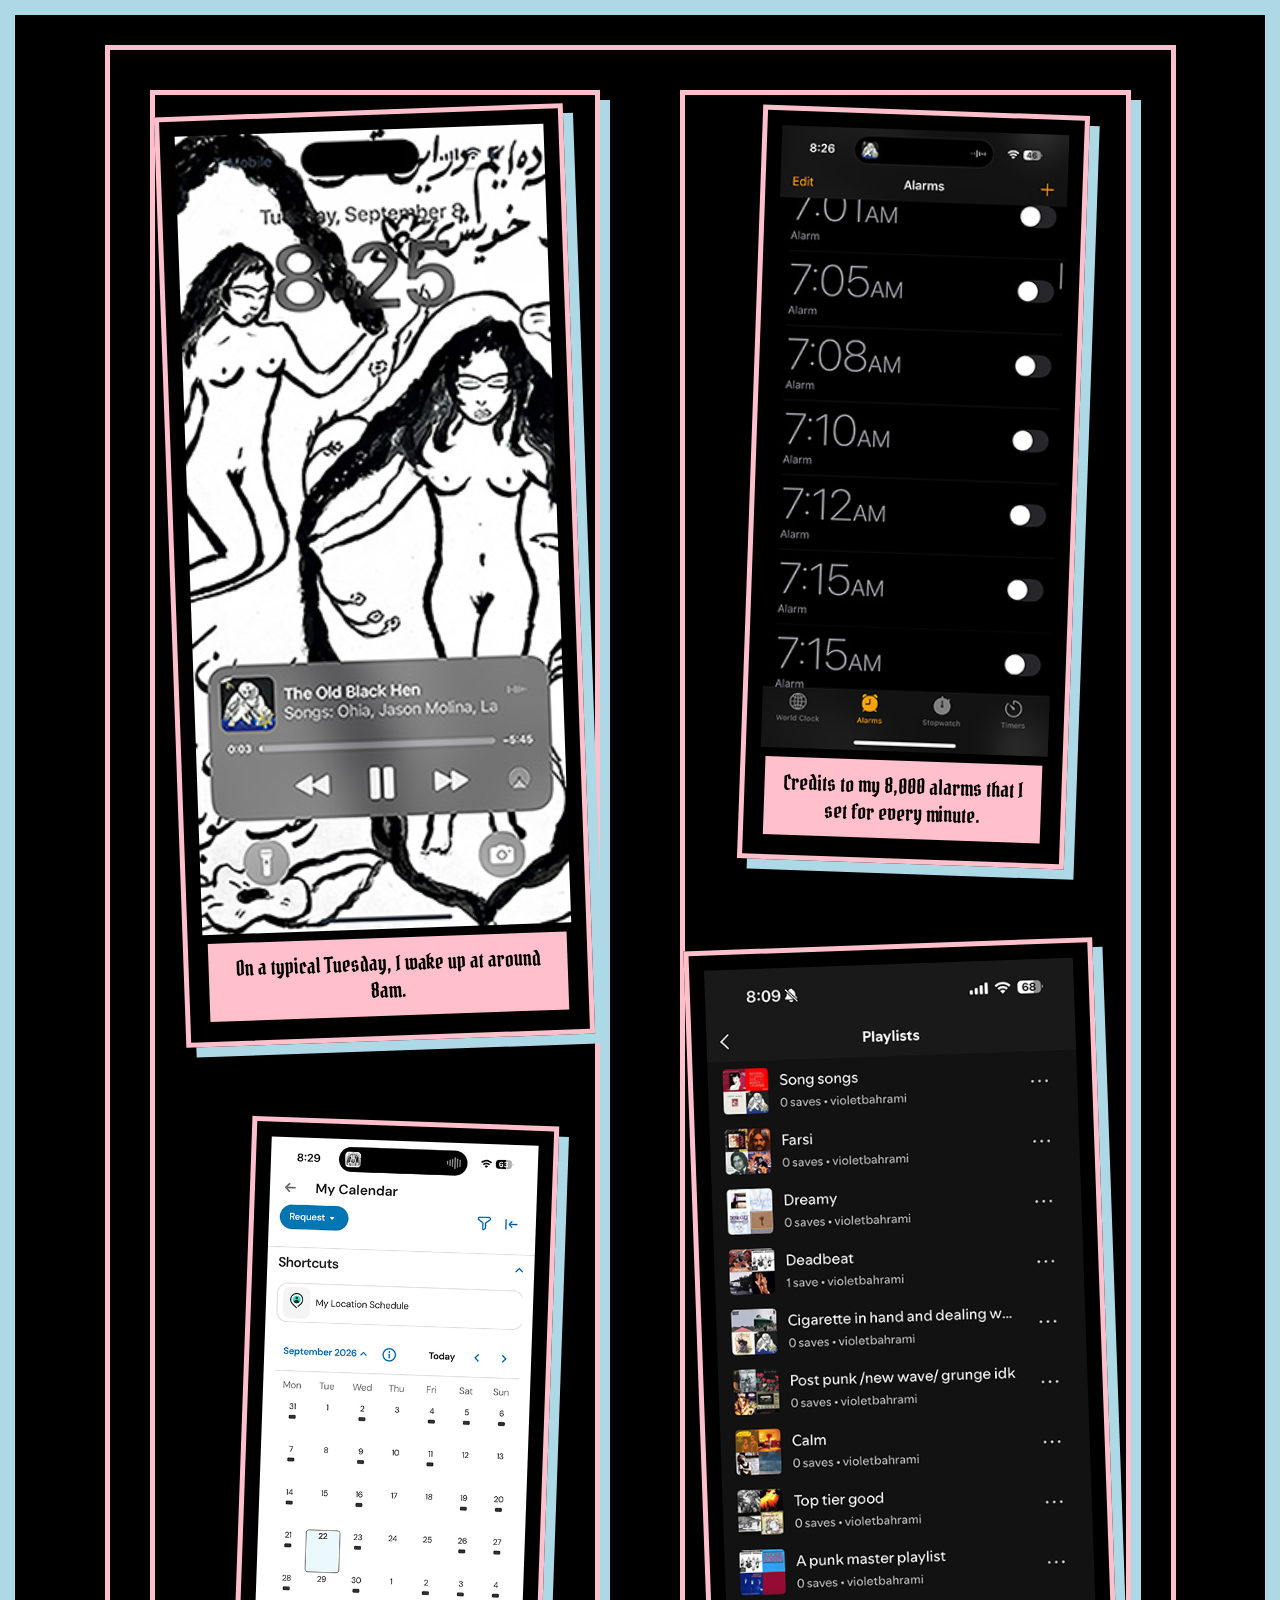
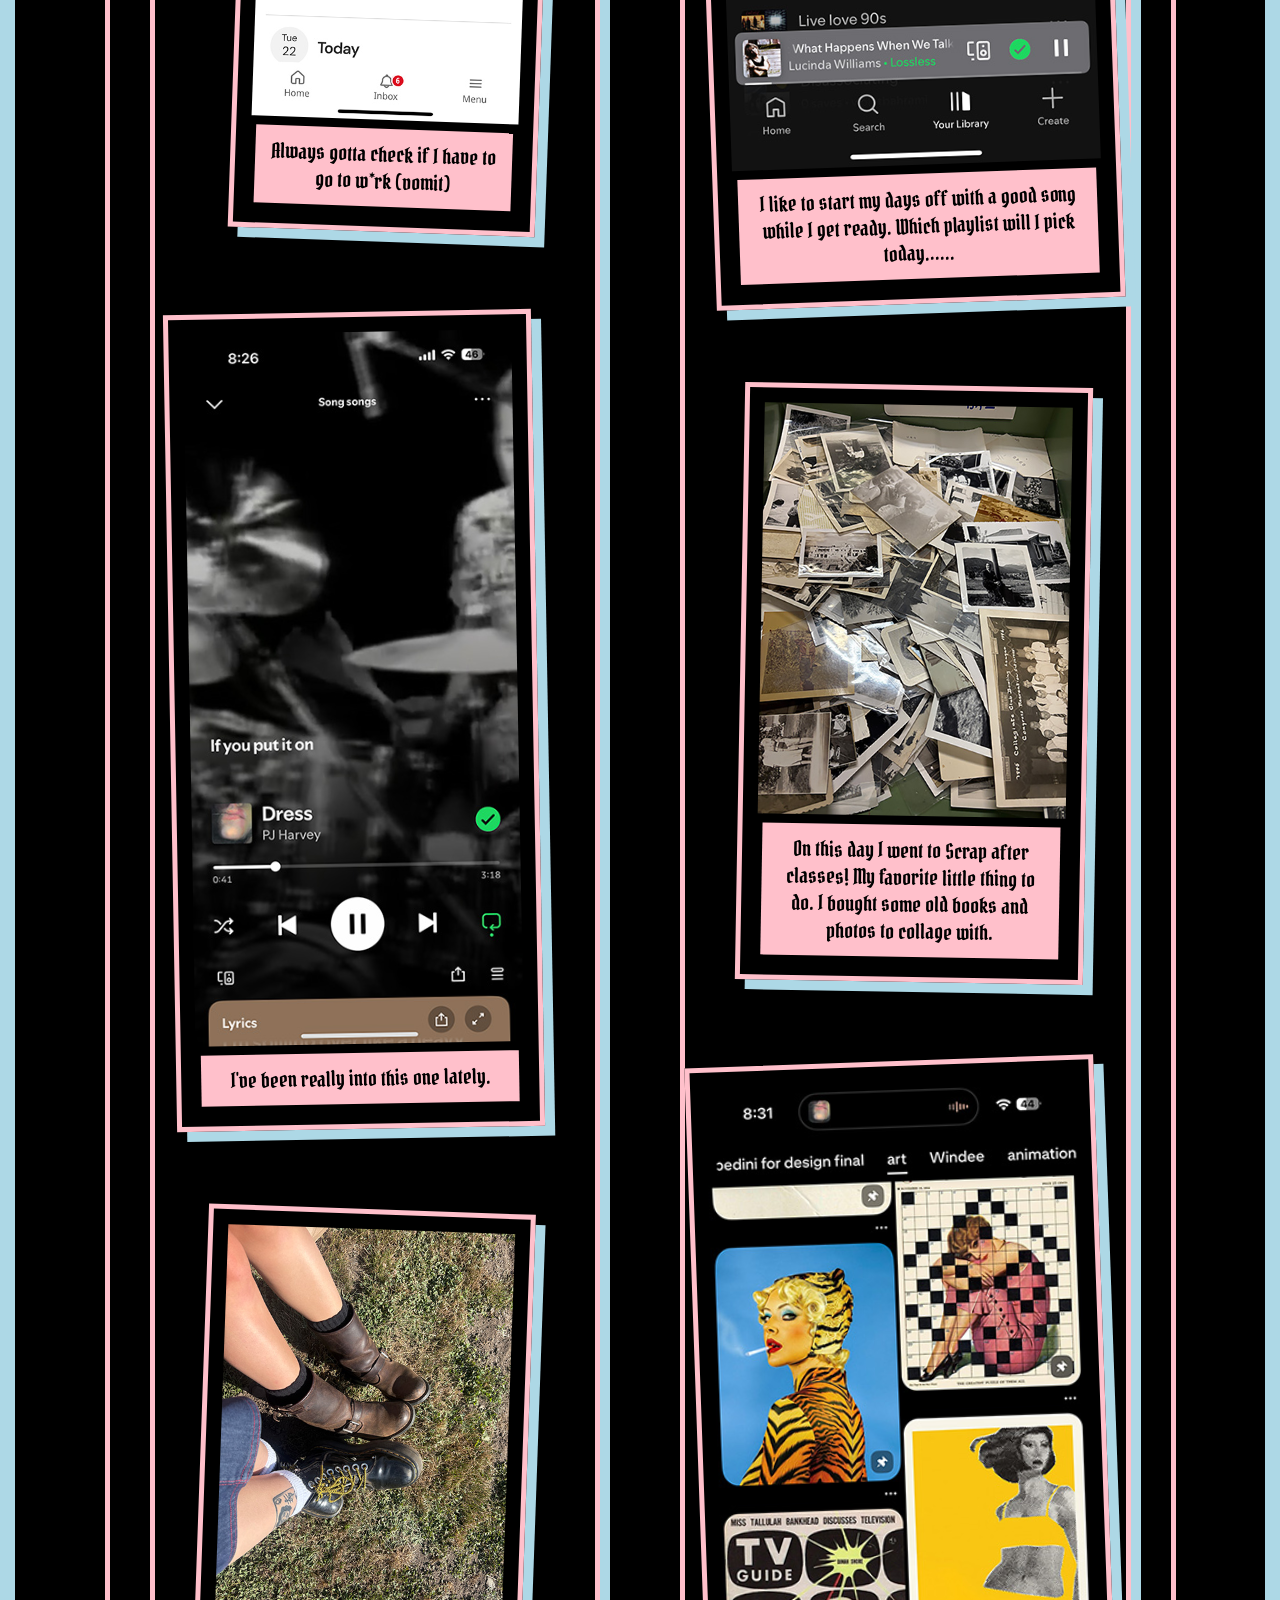
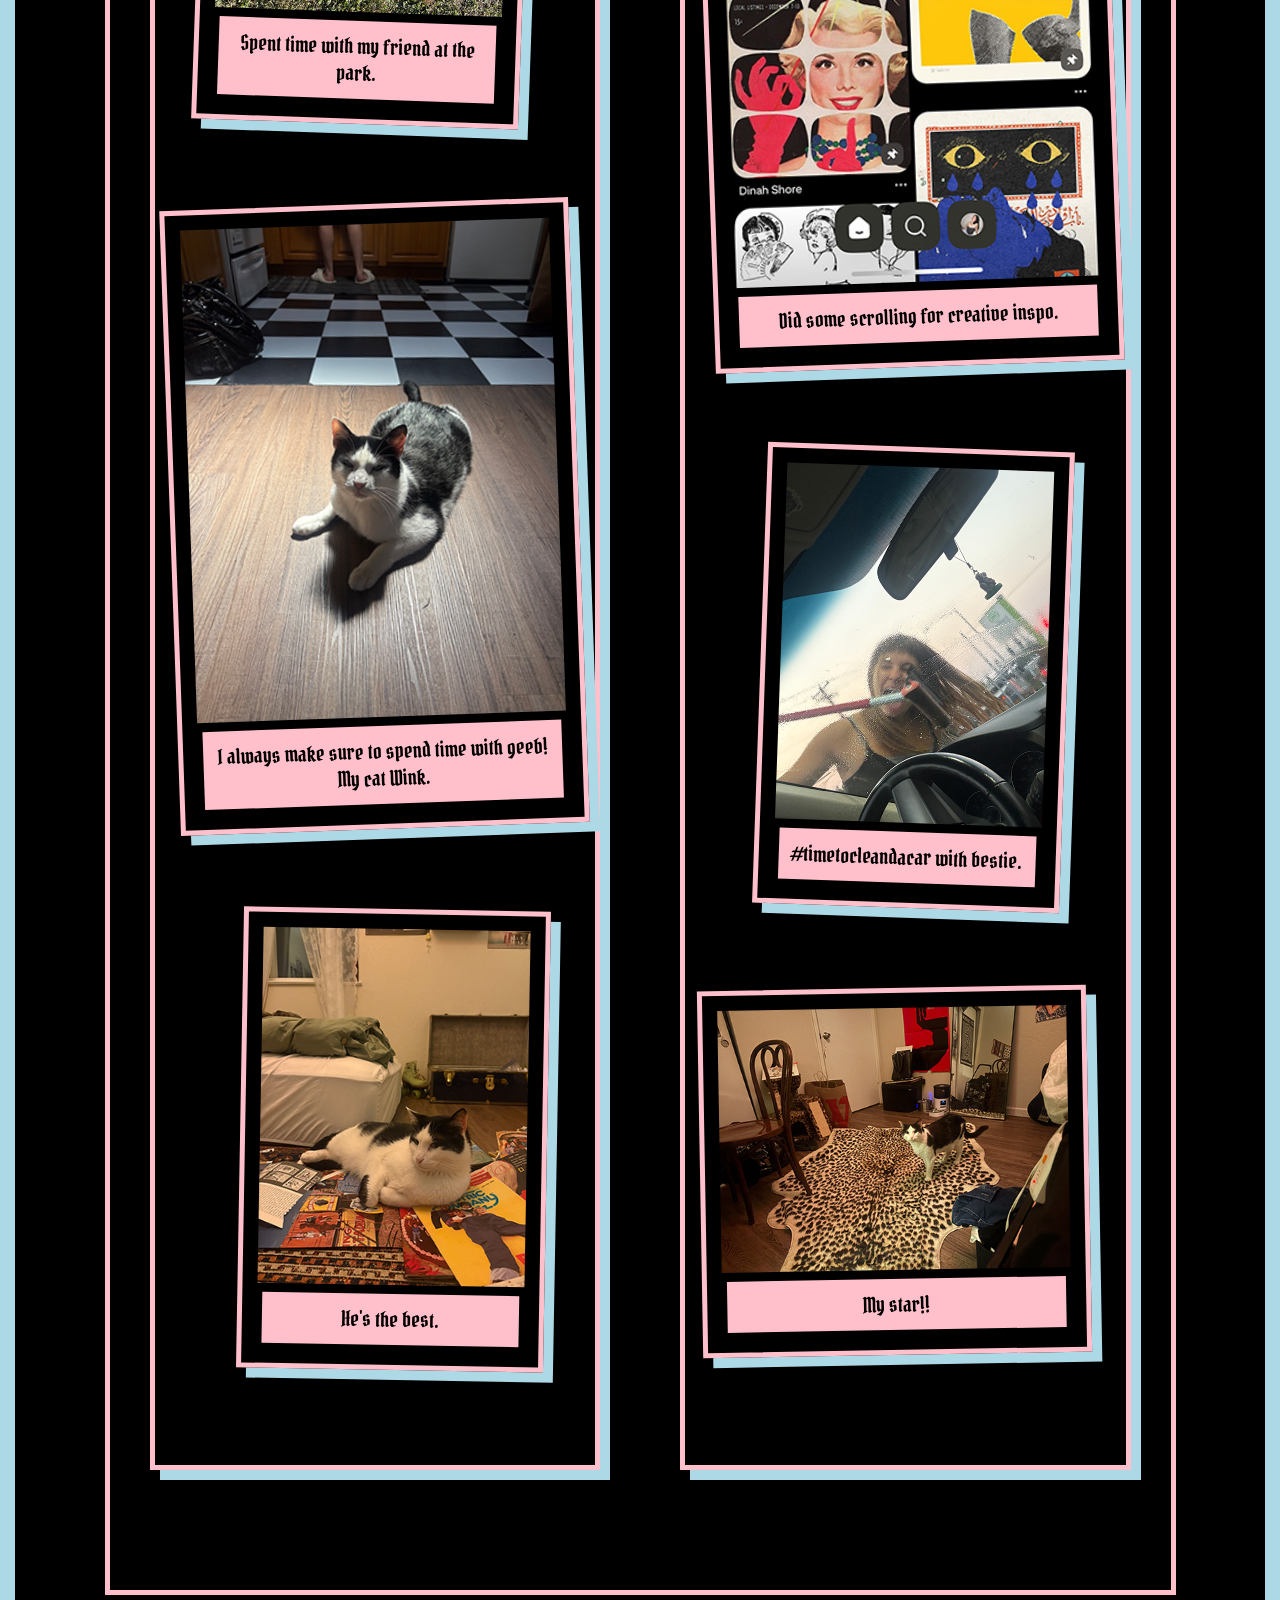
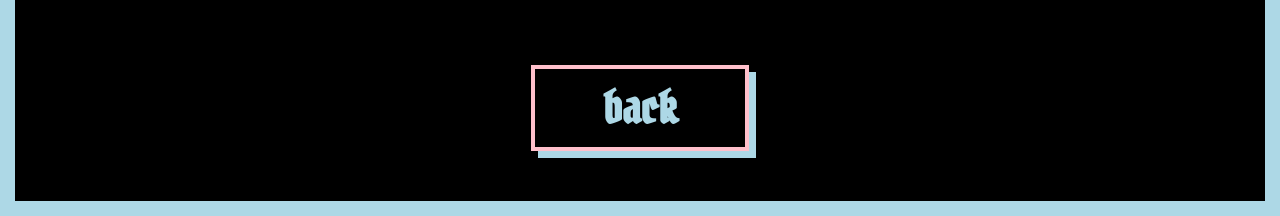
<file: feed.html>
<!DOCTYPE html>
<html lang="en">
<head>
    <meta charset="UTF-8">
    <meta name="viewport" content="width=device-width, initial-scale=1.0">
    <title>The Feed</title>

    <link rel="preconnect" href="https://fonts.googleapis.com">
    <link rel="preconnect" href="https://fonts.gstatic.com" crossorigin>
    <link href="https://fonts.googleapis.com/css2?family=Pirata+One&display=swap" rel="stylesheet">

    <link rel="stylesheet" href="css/style.css">
</head>

<body class="feed-page">

<section id="main-feed">

    <section id="left-column">

        <section>
            <img src="img/wakeup11.jpg" alt="">
            <p>On a typical Tuesday, I wake up at around 8am.</p>
        </section>

        <section>
            <img src="img/ukg.jpg" alt="">
            <p>Always gotta check if I have to go to w*rk (vomit)</p>
        </section>

        <section>
            <img src="img/pj.jpg" alt="">
            <p>I've been really into this one lately.</p>
        </section>

        <section>
            <img src="img/park.jpg" alt="">
            <p>Spent time with my friend at the park.</p>
        </section>

        <section>
            <img src="img/geeb.jpg" alt="">
            <p>I always make sure to spend time with geeb! My cat Wink.</p>
        </section>

        <section>
            <img src="img/geebtoo.jpg" alt="">
            <p>He's the best.</p>
        </section>

    </section>

    <section id="right-column">

        <section>
            <img src="img/alarmz.jpg" alt="">
            <p>Credits to my 8,000 alarms that I set for every minute.</p>
        </section>

        <section>
            <img src="img/spotify .jpg" alt="">
            <p>I like to start my days off with a good song while I get ready. Which playlist will I pick today......</p>
        </section>

        <section>
            <img src="img/scrapsmalls.jpg" alt="">
            <p>On this day I went to Scrap after classes! My favorite little thing to do. I bought some old books and photos to collage with.</p>
        </section>

        <section>
            <img src="img/smallpint.jpg" alt="">
            <p>Did some scrolling for creative inspo.</p>
        </section>

        <section>
            <img src="img/scarcar.jpg" alt="">
            <p>#timetocleandacar with bestie.</p>
        </section>

        <section>
            <img src="img/winkles.jpg" alt="">
            <p>My star!!</p>
        </section>

    </section>

</section>

<a href="index.html"><h1>back</h1></a>

</body>
</html>
</file>
<file: css/style.css>
p {
    color: yellow;
    text-align: center;
    font-size: 20px;
    padding: 10px;
}

body {
    font-family: "Pirata One", system-ui;
    margin: 0;
}

.index-page {
    background-color: black;
    padding: 30px;
    border: 15px solid pink;
    min-height: 100vh;
    box-sizing: border-box;
}

.index-page h1 {
    color: lightblue;
    font-size: 100px;
    text-align: center;
}

.index-page a {
    display: flex;
    justify-content: center;
    width: 100%;
}

.index-page a img {
    width: 350px !important;
    height: auto;
    margin: 50px 0 !important;
}

.feed-page {
    background-color: black;
    padding: 30px;
    border: 15px solid lightblue;
    min-height: 100vh;
    box-sizing: border-box;
}

#main-feed {
    display: flex;
    justify-content: space-between;
    gap: 80px;
    padding: 40px;
    width: 90%;
    margin: auto;
    border: 5px solid pink;
    box-sizing: border-box;
}

#left-column {
    flex: 1;
    padding-top: 100px;
}

#right-column {
    flex: 1;
}

#main-feed section {
    margin-bottom: 80px;
    padding: 15px;
    border: 5px solid pink;
    background-color: black;
    box-shadow: 10px 10px 0 lightblue;
}

#main-feed section img {
    width: 100%;
}

#main-feed section p {
    font-size: 21px;
    margin: 5px;
    background-color: pink;
    color: black;
    padding: 12px;
}

#left-column section:nth-child(1) {
    width: 90%;
}

#left-column section:nth-child(2) {
    width: 65%;
    margin-left: 70px;
}

#left-column section:nth-child(3) {
    width: 80%;
}

#left-column section:nth-child(4) {
    width: 70%;
    margin-left: 30px;
}

#left-column section:nth-child(5) {
    width: 90%;
}

#left-column section:nth-child(6) {
    width: 65%;
    margin-left: 70px;
}

#right-column section:nth-child(1) {
    width: 70%;
    margin-left: 50px;
}

#right-column section:nth-child(2) {
    width: 90%;
}

#right-column section:nth-child(3) {
    width: 75%;
    margin-left: 40px;
}

#right-column section:nth-child(4) {
    width: 90%;
}

#right-column section:nth-child(5) {
    width: 65%;
    margin-left: 60px;
}

#right-column section:nth-child(6) {
    width: 85%;
}

#left-column section:nth-child(1) {
    transform: rotate(-2deg);
}

#left-column section:nth-child(2) {
    transform: rotate(2deg);
}

#left-column section:nth-child(3) {
    transform: rotate(-1deg);
}

#left-column section:nth-child(4) {
    transform: rotate(2deg);
}

#left-column section:nth-child(5) {
    transform: rotate(-2deg);
}

#left-column section:nth-child(6) {
    transform: rotate(1deg);
}

#right-column section:nth-child(1) {
    transform: rotate(2deg);
}

#right-column section:nth-child(2) {
    transform: rotate(-2deg);
}

#right-column section:nth-child(3) {
    transform: rotate(1deg);
}

#right-column section:nth-child(4) {
    transform: rotate(-2deg);
}

#right-column section:nth-child(5) {
    transform: rotate(2deg);
}

#right-column section:nth-child(6) {
    transform: rotate(-1deg);
}

a {
    color: lightblue;
    text-decoration: none;
}

a h1 {
    text-align: center;
    font-size: 45px;
    margin: 70px auto 20px;
    border: 4px solid pink;
    padding: 10px 30px;
    width: 150px;
    box-shadow: 7px 7px 0 lightblue;
}

a h1:hover {
    color: yellow;
}
</file>
